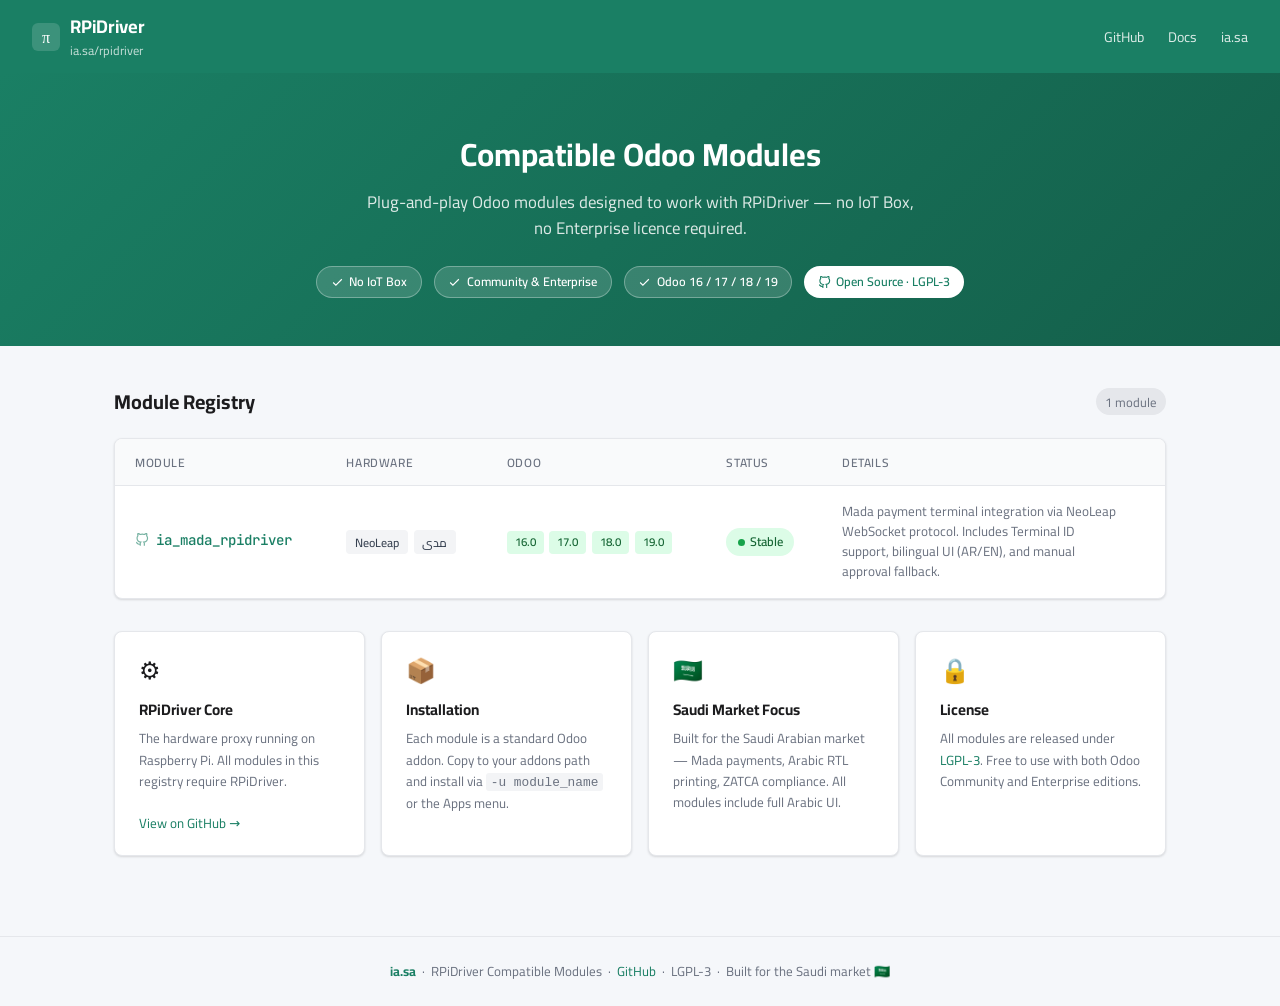
<file: docs/modules.html>
<!DOCTYPE html>
<html lang="en" dir="ltr">
<head>
  <meta charset="UTF-8"/>
  <meta name="viewport" content="width=device-width, initial-scale=1.0"/>
  <title>RPiDriver — Compatible Modules</title>
  <link rel="preconnect" href="https://fonts.googleapis.com"/>
  <link href="https://fonts.googleapis.com/css2?family=Cairo:wght@400;600;700&family=JetBrains+Mono:wght@400;500&display=swap" rel="stylesheet"/>
  <style>
    /* ── Design tokens (matches RPiDriver dashboard) ── */
    :root {
      --primary   : #1a7f64;
      --primary-dk: #145f4a;
      --bg        : #f5f7fa;
      --surface   : #ffffff;
      --text      : #1c1c1e;
      --muted     : #6b7280;
      --border    : #e5e7eb;
      --success   : #16a34a;
      --warning   : #d97706;
      --info      : #2563eb;
      --radius    : 8px;
      --shadow    : 0 1px 3px rgba(0,0,0,.08), 0 1px 2px rgba(0,0,0,.06);
    }

    *, *::before, *::after { box-sizing: border-box; margin: 0; padding: 0; }

    body {
      font-family: 'Cairo', 'Segoe UI', system-ui, sans-serif;
      background : var(--bg);
      color      : var(--text);
      min-height : 100vh;
      line-height: 1.6;
    }

    /* ── Nav ── */
    nav {
      background: var(--primary);
      color      : #fff;
      padding    : 0.75rem 2rem;
      display    : flex;
      align-items: center;
      justify-content: space-between;
      gap: 1rem;
    }
    .nav-brand {
      display    : flex;
      align-items: center;
      gap        : 0.6rem;
      text-decoration: none;
      color      : #fff;
    }
    .nav-brand svg { flex-shrink: 0; }
    .nav-brand-name  { font-size: 1.15rem; font-weight: 700; }
    .nav-brand-sub   { font-size: 0.78rem; opacity: .75; }
    .nav-links { display: flex; gap: 1.5rem; list-style: none; }
    .nav-links a {
      color: rgba(255,255,255,.85);
      text-decoration: none;
      font-size: .875rem;
      transition: color .15s;
    }
    .nav-links a:hover { color: #fff; }

    /* ── Hero ── */
    .hero {
      background : linear-gradient(135deg, var(--primary) 0%, var(--primary-dk) 100%);
      color      : #fff;
      padding    : 3.5rem 2rem 3rem;
      text-align : center;
    }
    .hero h1 { font-size: 2rem; font-weight: 700; margin-bottom: .5rem; }
    .hero p  { font-size: 1.05rem; opacity: .85; max-width: 560px; margin: 0 auto 1.5rem; }
    .hero-badges { display: flex; justify-content: center; gap: .75rem; flex-wrap: wrap; }
    .badge {
      display    : inline-flex;
      align-items: center;
      gap        : .35rem;
      padding    : .3rem .85rem;
      border-radius: 999px;
      font-size  : .78rem;
      font-weight: 600;
      white-space: nowrap;
    }
    .badge-light    { background: rgba(255,255,255,.15); color: #fff; border: 1px solid rgba(255,255,255,.3); }
    .badge-white    { background: #fff; color: var(--primary); }

    /* ── Main container ── */
    .container { max-width: 1100px; margin: 0 auto; padding: 2.5rem 1.5rem; }

    /* ── Section header ── */
    .section-header {
      display        : flex;
      align-items    : center;
      justify-content: space-between;
      margin-bottom  : 1.25rem;
      flex-wrap      : wrap;
      gap            : .75rem;
    }
    .section-title {
      font-size  : 1.25rem;
      font-weight: 700;
      color      : var(--text);
    }
    .section-count {
      font-size  : .8rem;
      color      : var(--muted);
      background : var(--border);
      padding    : .2rem .6rem;
      border-radius: 999px;
    }

    /* ── Table card ── */
    .table-card {
      background   : var(--surface);
      border-radius: var(--radius);
      box-shadow   : var(--shadow);
      overflow     : hidden;
      border       : 1px solid var(--border);
    }

    table { width: 100%; border-collapse: collapse; }
    thead { background: #f9fafb; }
    th {
      padding    : .85rem 1.25rem;
      text-align : left;
      font-size  : .75rem;
      font-weight: 600;
      text-transform: uppercase;
      letter-spacing: .05em;
      color      : var(--muted);
      border-bottom: 1px solid var(--border);
      white-space: nowrap;
    }
    td {
      padding      : 1rem 1.25rem;
      border-bottom: 1px solid var(--border);
      vertical-align: middle;
    }
    tr:last-child td { border-bottom: none; }
    tr:hover td { background: #f9fafb; }

    /* ── Module name link ── */
    .module-link {
      display    : inline-flex;
      align-items: center;
      gap        : .45rem;
      font-family: 'JetBrains Mono', monospace;
      font-size  : .88rem;
      font-weight: 500;
      color      : var(--primary);
      text-decoration: none;
      transition : color .15s;
    }
    .module-link:hover { color: var(--primary-dk); text-decoration: underline; }
    .module-link svg   { opacity: .6; flex-shrink: 0; }

    /* ── Hardware tags ── */
    .hw-tags { display: flex; flex-wrap: wrap; gap: .35rem; }
    .hw-tag {
      font-size    : .75rem;
      padding      : .15rem .55rem;
      border-radius: 4px;
      background   : #f3f4f6;
      color        : #374151;
      font-weight  : 500;
      white-space  : nowrap;
    }

    /* ── Odoo version pills ── */
    .odoo-versions { display: flex; flex-wrap: wrap; gap: .35rem; }
    .odoo-pill {
      font-size    : .72rem;
      padding      : .15rem .5rem;
      border-radius: 4px;
      font-weight  : 600;
      white-space  : nowrap;
    }
    .odoo-stable   { background: #dcfce7; color: #166534; }
    .odoo-testing  { background: #fef9c3; color: #854d0e; }
    .odoo-planned  { background: #f3f4f6; color: #6b7280; }

    /* ── Status badge ── */
    .status-badge {
      display    : inline-flex;
      align-items: center;
      gap        : .35rem;
      font-size  : .78rem;
      font-weight: 600;
      padding    : .25rem .7rem;
      border-radius: 999px;
      white-space: nowrap;
    }
    .status-badge::before { content: ''; width: 7px; height: 7px; border-radius: 50%; }
    .status-stable   { background: #dcfce7; color: #166534; }
    .status-stable::before   { background: #16a34a; }
    .status-beta     { background: #fef9c3; color: #854d0e; }
    .status-beta::before     { background: #d97706; }
    .status-planned  { background: #f3f4f6; color: #6b7280; }
    .status-planned::before  { background: #9ca3af; }

    /* ── Details column ── */
    .details-text {
      font-size : .83rem;
      color     : var(--muted);
      max-width : 280px;
      line-height: 1.5;
    }

    /* ── Info cards strip ── */
    .info-strip {
      display              : grid;
      grid-template-columns: repeat(auto-fit, minmax(220px, 1fr));
      gap                  : 1rem;
      margin-top           : 2rem;
    }
    .info-card {
      background   : var(--surface);
      border       : 1px solid var(--border);
      border-radius: var(--radius);
      padding      : 1.25rem 1.5rem;
      box-shadow   : var(--shadow);
    }
    .info-card-icon { font-size: 1.5rem; margin-bottom: .5rem; }
    .info-card-title { font-weight: 700; margin-bottom: .35rem; font-size: .95rem; }
    .info-card-text  { font-size: .83rem; color: var(--muted); }
    .info-card a     { color: var(--primary); text-decoration: none; }
    .info-card a:hover { text-decoration: underline; }

    /* ── Footer ── */
    footer {
      border-top: 1px solid var(--border);
      padding   : 1.5rem 2rem;
      text-align: center;
      font-size : .82rem;
      color     : var(--muted);
      margin-top: 2.5rem;
    }
    footer a { color: var(--primary); text-decoration: none; }

    /* ── Responsive ── */
    @media (max-width: 768px) {
      nav { padding: .75rem 1rem; }
      .nav-links { display: none; }
      .hero { padding: 2.5rem 1rem 2rem; }
      .hero h1 { font-size: 1.5rem; }
      th, td { padding: .75rem 1rem; }
      .details-text { max-width: 180px; }
    }
    @media (max-width: 540px) {
      table { display: block; overflow-x: auto; -webkit-overflow-scrolling: touch; }
    }
  </style>
</head>
<body>

<!-- ── Navigation ── -->
<nav>
  <a class="nav-brand" href="https://ia.sa">
    <!-- Pi icon -->
    <svg width="28" height="28" viewBox="0 0 28 28" fill="none" xmlns="http://www.w3.org/2000/svg">
      <rect width="28" height="28" rx="6" fill="rgba(255,255,255,.15)"/>
      <text x="14" y="20" text-anchor="middle" font-family="serif" font-size="16" fill="#fff">π</text>
    </svg>
    <span>
      <div class="nav-brand-name">RPiDriver</div>
      <div class="nav-brand-sub">ia.sa/rpidriver</div>
    </span>
  </a>
  <ul class="nav-links">
    <li><a href="https://github.com/IbrahimAljuhani/rpidriver">GitHub</a></li>
    <li><a href="https://ia.sa/rpidriver/docs">Docs</a></li>
    <li><a href="https://ia.sa">ia.sa</a></li>
  </ul>
</nav>

<!-- ── Hero ── -->
<div class="hero">
  <h1>Compatible Odoo Modules</h1>
  <p>Plug-and-play Odoo modules designed to work with RPiDriver — no IoT Box, no Enterprise licence required.</p>
  <div class="hero-badges">
    <span class="badge badge-light">
      <svg width="13" height="13" viewBox="0 0 24 24" fill="none" stroke="currentColor" stroke-width="2"><polyline points="20 6 9 17 4 12"/></svg>
      No IoT Box
    </span>
    <span class="badge badge-light">
      <svg width="13" height="13" viewBox="0 0 24 24" fill="none" stroke="currentColor" stroke-width="2"><polyline points="20 6 9 17 4 12"/></svg>
      Community &amp; Enterprise
    </span>
    <span class="badge badge-light">
      <svg width="13" height="13" viewBox="0 0 24 24" fill="none" stroke="currentColor" stroke-width="2"><polyline points="20 6 9 17 4 12"/></svg>
      Odoo 16 / 17 / 18 / 19
    </span>
    <span class="badge badge-white">
      <svg width="13" height="13" viewBox="0 0 24 24" fill="none" stroke="currentColor" stroke-width="2"><path d="M9 19c-5 1.5-5-2.5-7-3m14 6v-3.87a3.37 3.37 0 0 0-.94-2.61c3.14-.35 6.44-1.54 6.44-7A5.44 5.44 0 0 0 20 4.77 5.07 5.07 0 0 0 19.91 1S18.73.65 16 2.48a13.38 13.38 0 0 0-7 0C6.27.65 5.09 1 5.09 1A5.07 5.07 0 0 0 5 4.77a5.44 5.44 0 0 0-1.5 3.78c0 5.42 3.3 6.61 6.44 7A3.37 3.37 0 0 0 9 18.13V22"/></svg>
      Open Source · LGPL-3
    </span>
  </div>
</div>

<!-- ── Main content ── -->
<div class="container">

  <!-- Module table -->
  <div class="section-header">
    <span class="section-title">Module Registry</span>
    <span class="section-count">1 module</span>
  </div>

  <div class="table-card">
    <table>
      <thead>
        <tr>
          <th>Module</th>
          <th>Hardware</th>
          <th>Odoo</th>
          <th>Status</th>
          <th>Details</th>
        </tr>
      </thead>
      <tbody>

        <!-- ia_mada_rpidriver -->
        <tr>
          <td>
            <a class="module-link"
               href="https://github.com/IbrahimAljuhani/ia_mada_rpidriver"
               target="_blank"
               rel="noopener noreferrer">
              <!-- GitHub icon -->
              <svg width="14" height="14" viewBox="0 0 24 24" fill="none" stroke="currentColor" stroke-width="2">
                <path d="M9 19c-5 1.5-5-2.5-7-3m14 6v-3.87a3.37 3.37 0 0 0-.94-2.61c3.14-.35 6.44-1.54 6.44-7A5.44 5.44 0 0 0 20 4.77 5.07 5.07 0 0 0 19.91 1S18.73.65 16 2.48a13.38 13.38 0 0 0-7 0C6.27.65 5.09 1 5.09 1A5.07 5.07 0 0 0 5 4.77a5.44 5.44 0 0 0-1.5 3.78c0 5.42 3.3 6.61 6.44 7A3.37 3.37 0 0 0 9 18.13V22"/>
              </svg>
              ia_mada_rpidriver
            </a>
          </td>
          <td>
            <div class="hw-tags">
              <span class="hw-tag">NeoLeap</span>
              <span class="hw-tag">مدى</span>
            </div>
          </td>
          <td>
            <div class="odoo-versions">
              <span class="odoo-pill odoo-stable">16.0</span>
              <span class="odoo-pill odoo-stable">17.0</span>
              <span class="odoo-pill odoo-stable">18.0</span>
              <span class="odoo-pill odoo-stable">19.0</span>
            </div>
          </td>
          <td>
            <span class="status-badge status-stable">Stable</span>
          </td>
          <td>
            <p class="details-text">
              Mada payment terminal integration via NeoLeap WebSocket protocol.
              Includes Terminal ID support, bilingual UI (AR/EN), and manual approval fallback.
            </p>
          </td>
        </tr>

      </tbody>
    </table>
  </div>

  <!-- Info cards -->
  <div class="info-strip">

    <div class="info-card">
      <div class="info-card-icon">⚙️</div>
      <div class="info-card-title">RPiDriver Core</div>
      <div class="info-card-text">
        The hardware proxy running on Raspberry Pi.
        All modules in this registry require RPiDriver.
        <br><br>
        <a href="https://github.com/IbrahimAljuhani/rpidriver">
          View on GitHub →
        </a>
      </div>
    </div>

    <div class="info-card">
      <div class="info-card-icon">📦</div>
      <div class="info-card-title">Installation</div>
      <div class="info-card-text">
        Each module is a standard Odoo addon.
        Copy to your addons path and install via
        <code style="font-family:monospace;font-size:.8rem;background:#f3f4f6;padding:.1rem .3rem;border-radius:3px">
          -u module_name
        </code>
        or the Apps menu.
      </div>
    </div>

    <div class="info-card">
      <div class="info-card-icon">🇸🇦</div>
      <div class="info-card-title">Saudi Market Focus</div>
      <div class="info-card-text">
        Built for the Saudi Arabian market — Mada payments,
        Arabic RTL printing, ZATCA compliance.
        All modules include full Arabic UI.
      </div>
    </div>

    <div class="info-card">
      <div class="info-card-icon">🔒</div>
      <div class="info-card-title">License</div>
      <div class="info-card-text">
        All modules are released under
        <a href="https://www.gnu.org/licenses/lgpl-3.0.html">LGPL-3</a>.
        Free to use with both Odoo Community and Enterprise editions.
      </div>
    </div>

  </div>
</div>

<!-- ── Footer ── -->
<footer>
  <strong><a href="https://ia.sa">ia.sa</a></strong> &nbsp;·&nbsp;
  RPiDriver Compatible Modules &nbsp;·&nbsp;
  <a href="https://github.com/IbrahimAljuhani/rpidriver">GitHub</a> &nbsp;·&nbsp;
  LGPL-3 &nbsp;·&nbsp;
  Built for the Saudi market 🇸🇦
</footer>

</body>
</html>
</file>
